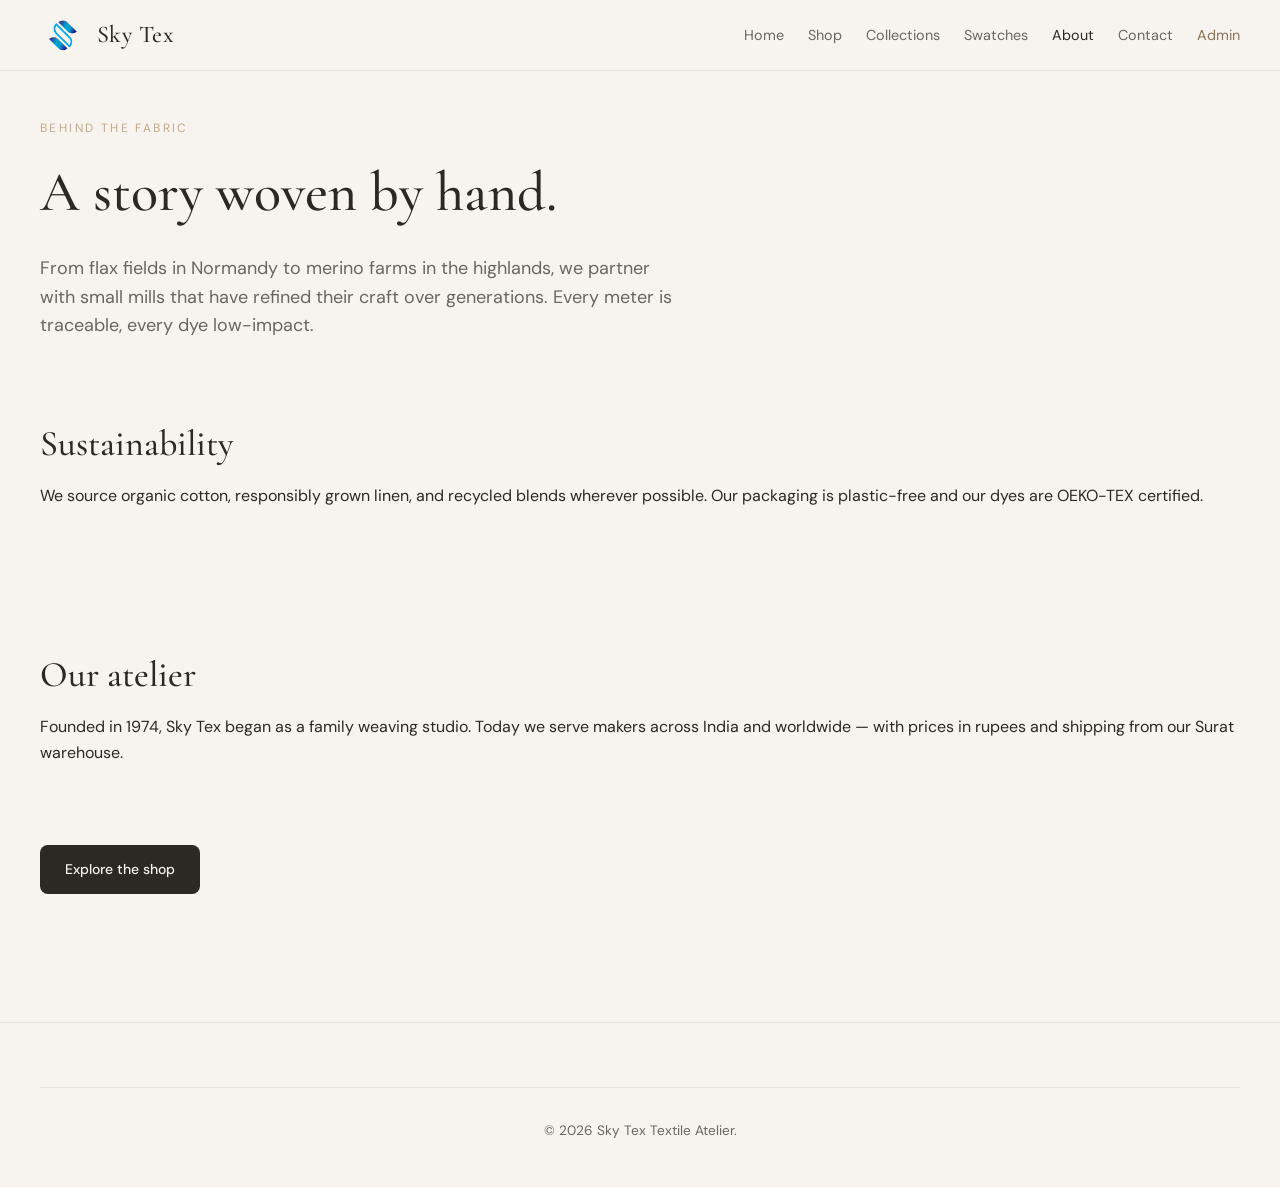
<file: frontend/about.html>
<!DOCTYPE html>
<html lang="en">
<head>
  <meta charset="UTF-8" />
  <meta name="viewport" content="width=device-width, initial-scale=1.0" />
  <title>About — Sky Tex</title>
  <link href="https://fonts.googleapis.com/css2?family=Cormorant+Garamond:wght@400;500&family=DM+Sans:wght@400;500&display=swap" rel="stylesheet" />
  <link rel="stylesheet" href="css/styles.css" />
</head>
<body>
  <header class="site-header">
    <div class="container site-header__inner">
      <a href="index.html" class="logo">
        <img src="assets/logo.png" alt="Sky Tex Logo" class="logo__img" />
        <span>Sky Tex</span>
      </a>
      <nav class="nav">
        <a href="index.html">Home</a>
        <a href="shop.html">Shop</a>
        <a href="collections.html">Collections</a>
        <a href="swatches.html">Swatches</a>
        <a href="about.html" class="is-active">About</a>
        <a href="contact.html">Contact</a>
        <a href="admin.html" class="nav-admin">Admin</a>
      </nav>
    </div>
  </header>

  <main class="container content-page">
    <p class="hero__eyebrow">Behind the fabric</p>
    <h1>A story woven by hand.</h1>
    <p class="lead">From flax fields in Normandy to merino farms in the highlands, we partner with small mills that have refined their craft over generations. Every meter is traceable, every dye low-impact.</p>

    <section class="section">
      <h2>Sustainability</h2>
      <p>We source organic cotton, responsibly grown linen, and recycled blends wherever possible. Our packaging is plastic-free and our dyes are OEKO-TEX certified.</p>
    </section>

    <section class="section">
      <h2>Our atelier</h2>
      <p>Founded in 1974, Sky Tex began as a family weaving studio. Today we serve makers across India and worldwide — with prices in rupees and shipping from our Surat warehouse.</p>
    </section>

    <a href="shop.html" class="btn btn--primary">Explore the shop</a>
  </main>

  <footer class="site-footer">
    <div class="container"><p class="footer-bottom">© 2026 Sky Tex Textile Atelier.</p></div>
  </footer>
</body>
</html>
</file>
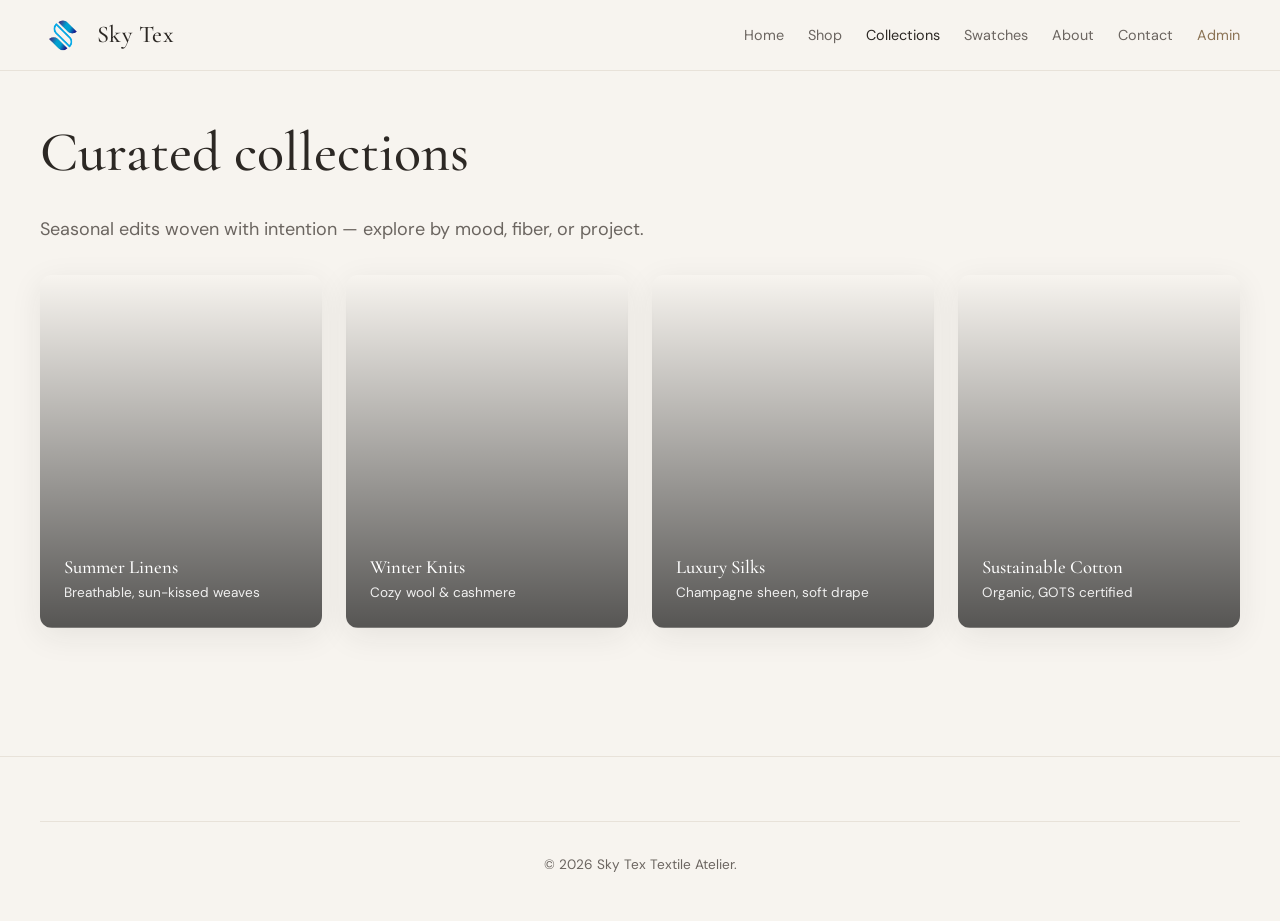
<file: frontend/collections.html>
<!DOCTYPE html>
<html lang="en">
<head>
  <meta charset="UTF-8" />
  <meta name="viewport" content="width=device-width, initial-scale=1.0" />
  <title>Collections — Sky Tex</title>
  <link href="https://fonts.googleapis.com/css2?family=Cormorant+Garamond:wght@400;500&family=DM+Sans:wght@400;500&display=swap" rel="stylesheet" />
  <link rel="stylesheet" href="css/styles.css" />
</head>
<body>
  <header class="site-header">
    <div class="container site-header__inner">
      <a href="index.html" class="logo">
        <img src="assets/logo.png" alt="Sky Tex Logo" class="logo__img" />
        <span>Sky Tex</span>
      </a>
      <nav class="nav">
        <a href="index.html">Home</a>
        <a href="shop.html">Shop</a>
        <a href="collections.html" class="is-active">Collections</a>
        <a href="swatches.html">Swatches</a>
        <a href="about.html">About</a>
        <a href="contact.html">Contact</a>
        <a href="admin.html" class="nav-admin">Admin</a>
      </nav>
    </div>
  </header>

  <main class="container content-page">
    <h1>Curated collections</h1>
    <p class="lead">Seasonal edits woven with intention — explore by mood, fiber, or project.</p>
    <div class="collection-cards">
      <a href="shop.html?material=Linen" class="collection-card" style="background-image:linear-gradient(to top,rgba(0,0,0,.65),transparent),url(https://ivory-weave-emporium.lovable.app/assets/coll-summer-DHcWFAnR.jpg)">
        <div><h3>Summer Linens</h3><p>Breathable, sun-kissed weaves</p></div>
      </a>
      <a href="shop.html?material=Wool" class="collection-card" style="background-image:linear-gradient(to top,rgba(0,0,0,.65),transparent),url(https://ivory-weave-emporium.lovable.app/assets/coll-winter-CS2j2F5r.jpg)">
        <div><h3>Winter Knits</h3><p>Cozy wool &amp; cashmere</p></div>
      </a>
      <a href="shop.html?material=Silk" class="collection-card" style="background-image:linear-gradient(to top,rgba(0,0,0,.65),transparent),url(https://ivory-weave-emporium.lovable.app/assets/coll-silk-BgEM3K8B.jpg)">
        <div><h3>Luxury Silks</h3><p>Champagne sheen, soft drape</p></div>
      </a>
      <a href="shop.html?material=Cotton" class="collection-card" style="background-image:linear-gradient(to top,rgba(0,0,0,.65),transparent),url(https://ivory-weave-emporium.lovable.app/assets/coll-cotton-BAh_OUdh.jpg)">
        <div><h3>Sustainable Cotton</h3><p>Organic, GOTS certified</p></div>
      </a>
    </div>
  </main>

  <footer class="site-footer">
    <div class="container"><p class="footer-bottom">© 2026 Sky Tex Textile Atelier.</p></div>
  </footer>
</body>
</html>
</file>
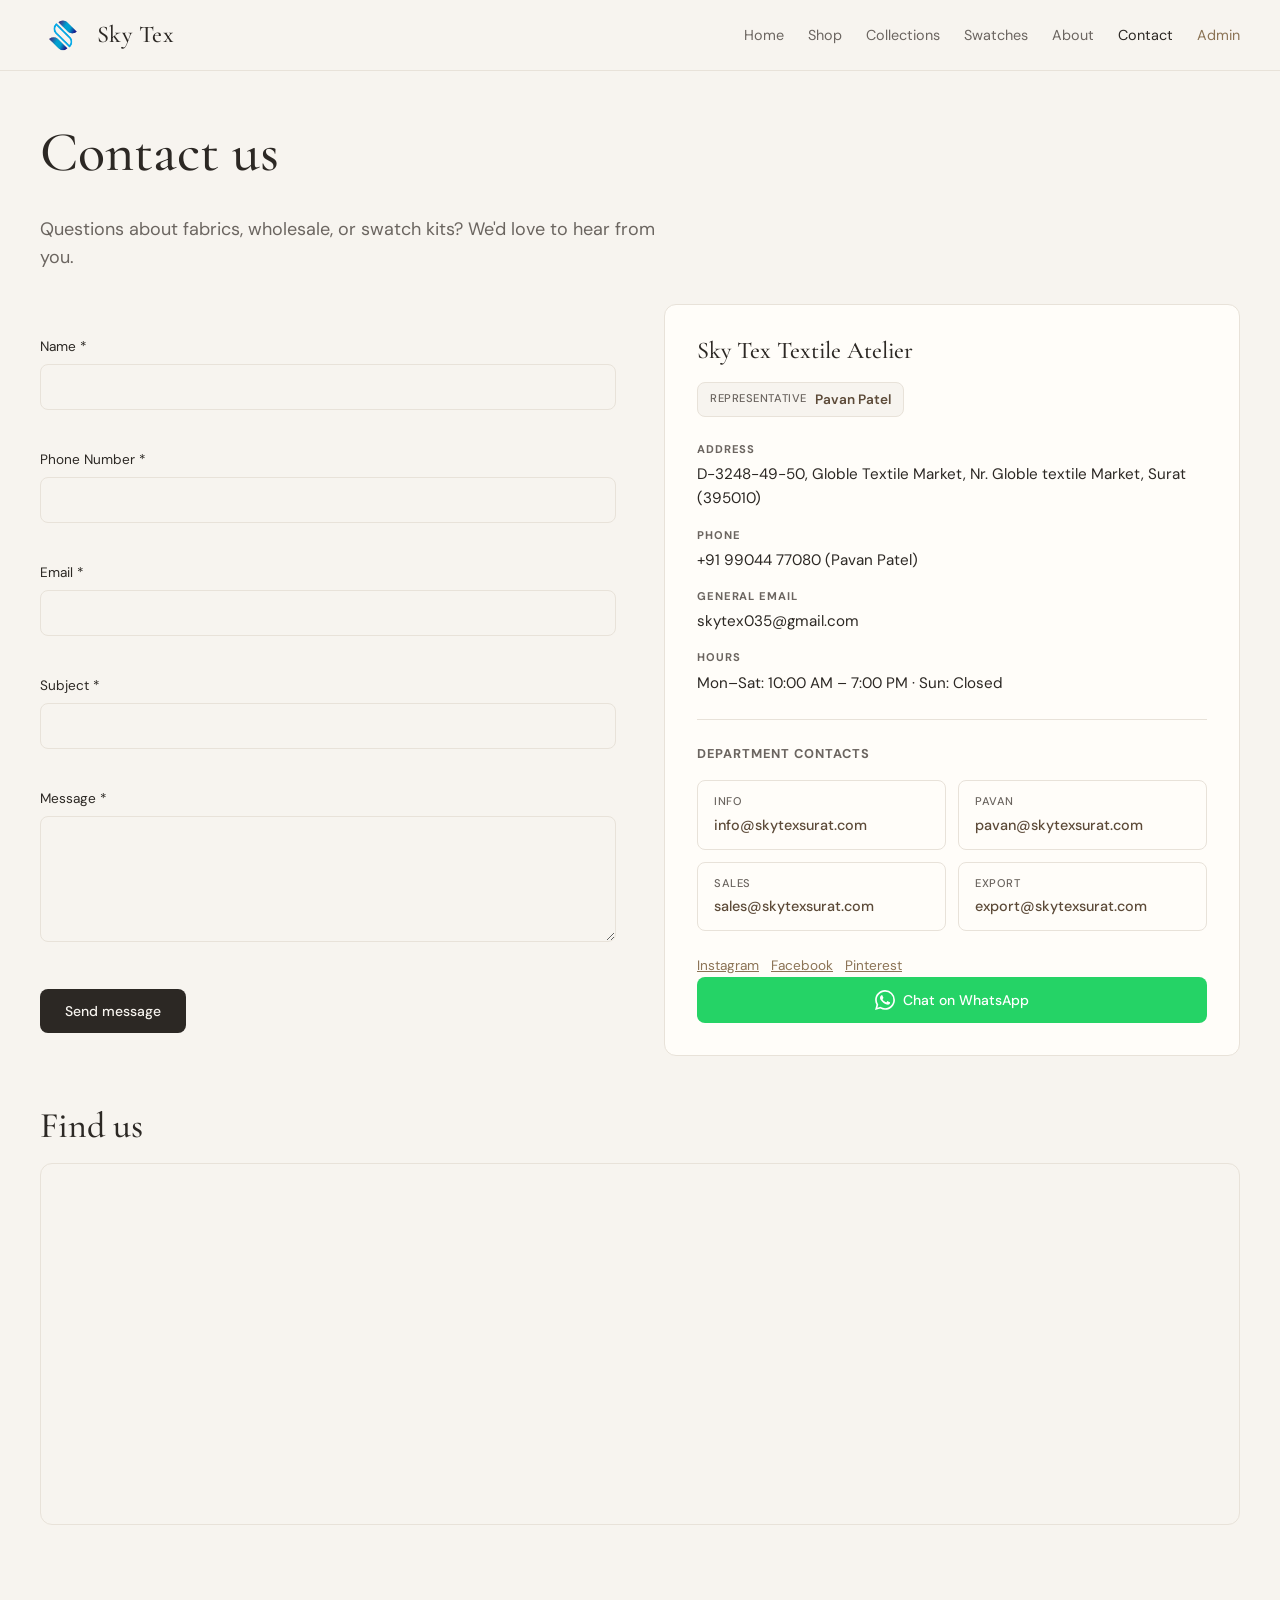
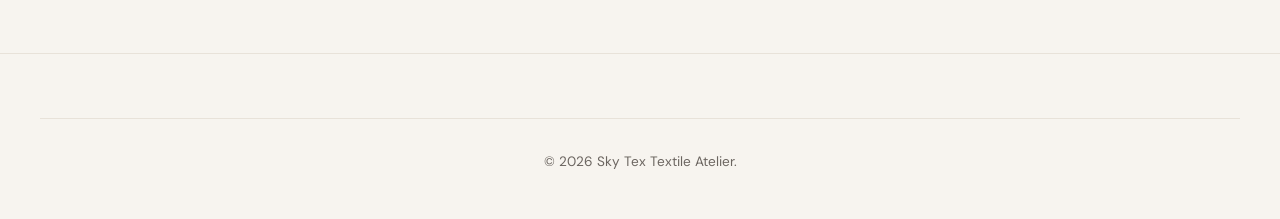
<file: frontend/contact.html>
<!DOCTYPE html>
<html lang="en">
<head>
  <meta charset="UTF-8" />
  <meta name="viewport" content="width=device-width, initial-scale=1.0" />
  <title>Contact — Sky Tex</title>
  <link href="https://fonts.googleapis.com/css2?family=Cormorant+Garamond:wght@400;500&family=DM+Sans:wght@400;500&display=swap" rel="stylesheet" />
  <link rel="stylesheet" href="css/styles.css" />
</head>
<body>
  <header class="site-header">
    <div class="container site-header__inner">
      <a href="index.html" class="logo">
        <img src="assets/logo.png" alt="Sky Tex Logo" class="logo__img" />
        <span>Sky Tex</span>
      </a>
      <nav class="nav">
        <a href="index.html">Home</a>
        <a href="shop.html">Shop</a>
        <a href="collections.html">Collections</a>
        <a href="swatches.html">Swatches</a>
        <a href="about.html">About</a>
        <a href="contact.html" class="is-active">Contact</a>
        <a href="admin.html" class="nav-admin">Admin</a>
      </nav>
    </div>
  </header>

  <main class="container content-page">
    <div class="contact-page-header">
      <h1>Contact us</h1>
      <p class="lead">Questions about fabrics, wholesale, or swatch kits? We'd love to hear from you.</p>
    </div>

    <div class="contact-layout">
      <div class="contact-layout__form">
        <form id="contact-form" class="contact-form contact-form--full" novalidate>
          <div class="form-field">
            <label for="name">Name *</label>
            <input id="name" name="name" autocomplete="name" required />
            <span class="field-error" data-error-for="name"></span>
          </div>
          <div class="form-field">
            <label for="phone">Phone Number *</label>
            <input id="phone" name="phone" type="tel" autocomplete="tel" required />
            <span class="field-error" data-error-for="phone"></span>
          </div>
          <div class="form-field">
            <label for="email">Email *</label>
            <input id="email" name="email" type="email" autocomplete="email" required />
            <span class="field-error" data-error-for="email"></span>
          </div>
          <div class="form-field">
            <label for="subject">Subject *</label>
            <input id="subject" name="subject" required />
            <span class="field-error" data-error-for="subject"></span>
          </div>
          <div class="form-field">
            <label for="message">Message *</label>
            <textarea id="message" name="message" rows="5" required></textarea>
            <span class="field-error" data-error-for="message"></span>
          </div>
          <button type="submit" class="btn btn--primary">Send message</button>
        </form>
        <div id="contact-success" class="contact-success hidden">
          <h3>Thank you!</h3>
          <p>Your message has been received. We'll get back to you within 24 hours.</p>
        </div>
      </div>

      <aside class="contact-layout__info">
        <div id="contact-company-details"></div>
        <a id="contact-whatsapp" class="btn btn--whatsapp btn--block" href="#" target="_blank" rel="noopener noreferrer">
          <svg class="btn__icon" viewBox="0 0 24 24" width="20" height="20" aria-hidden="true"><path fill="currentColor" d="M17.472 14.382c-.297-.149-1.758-.867-2.03-.967-.273-.099-.471-.148-.67.15-.197.297-.767.966-.94 1.164-.173.199-.347.223-.644.075-.297-.15-1.255-.463-2.39-1.475-.883-.788-1.48-1.761-1.653-2.059-.173-.297-.018-.458.13-.606.134-.133.298-.347.446-.52.149-.174.198-.298.298-.497.099-.198.05-.371-.025-.52-.075-.149-.669-1.612-.916-2.207-.242-.579-.487-.5-.669-.51-.173-.008-.371-.01-.57-.01-.198 0-.52.074-.792.372-.272.297-1.04 1.016-1.04 2.479 0 1.462 1.065 2.875 1.213 3.074.149.198 2.096 3.2 5.077 4.487.709.306 1.262.489 1.694.625.712.227 1.36.195 1.871.118.571-.085 1.758-.719 2.006-1.413.248-.694.248-1.289.173-1.413-.074-.124-.272-.198-.57-.347m-5.421 7.403h-.004a9.87 9.87 0 01-5.031-1.378l-.361-.214-3.741.982.998-3.648-.235-.374a9.86 9.86 0 01-1.51-5.26c.001-5.45 4.436-9.884 9.888-9.884 2.64 0 5.122 1.03 6.988 2.898a9.825 9.825 0 012.893 6.994c-.003 5.45-4.435 9.884-9.885 9.884m8.413-18.297A11.815 11.815 0 0012.05 0C5.495 0 .16 5.335.157 11.892c0 2.096.547 4.142 1.588 5.945L.057 24l6.305-1.654a11.882 11.882 0 005.683 1.448h.005c6.554 0 11.89-5.335 11.893-11.893a11.821 11.821 0 00-3.48-8.413z"/></svg>
          Chat on WhatsApp
        </a>
      </aside>
    </div>

    <section class="contact-map-section">
      <h2>Find us</h2>
      <div id="contact-map"></div>
    </section>
  </main>

  <footer class="site-footer">
    <div class="container"><p class="footer-bottom">© 2026 Sky Tex Textile Atelier.</p></div>
  </footer>

  <script src="js/config.js"></script>
  <script src="js/contact.js"></script>
  <script>
    document.getElementById("contact-company-details").innerHTML = companyDetailsHtml({ compact: true });
    document.getElementById("contact-map").innerHTML = `<div class="map-embed map-embed--large"><iframe src="${SITE_CONFIG.mapEmbedUrl}" width="100%" height="100%" style="border:0;" allowfullscreen="" loading="lazy" referrerpolicy="no-referrer-when-downgrade" title="Sky Tex location"></iframe></div>`;
    document.getElementById("contact-whatsapp").href = whatsappGeneralLink();
  </script>
</body>
</html>
</file>
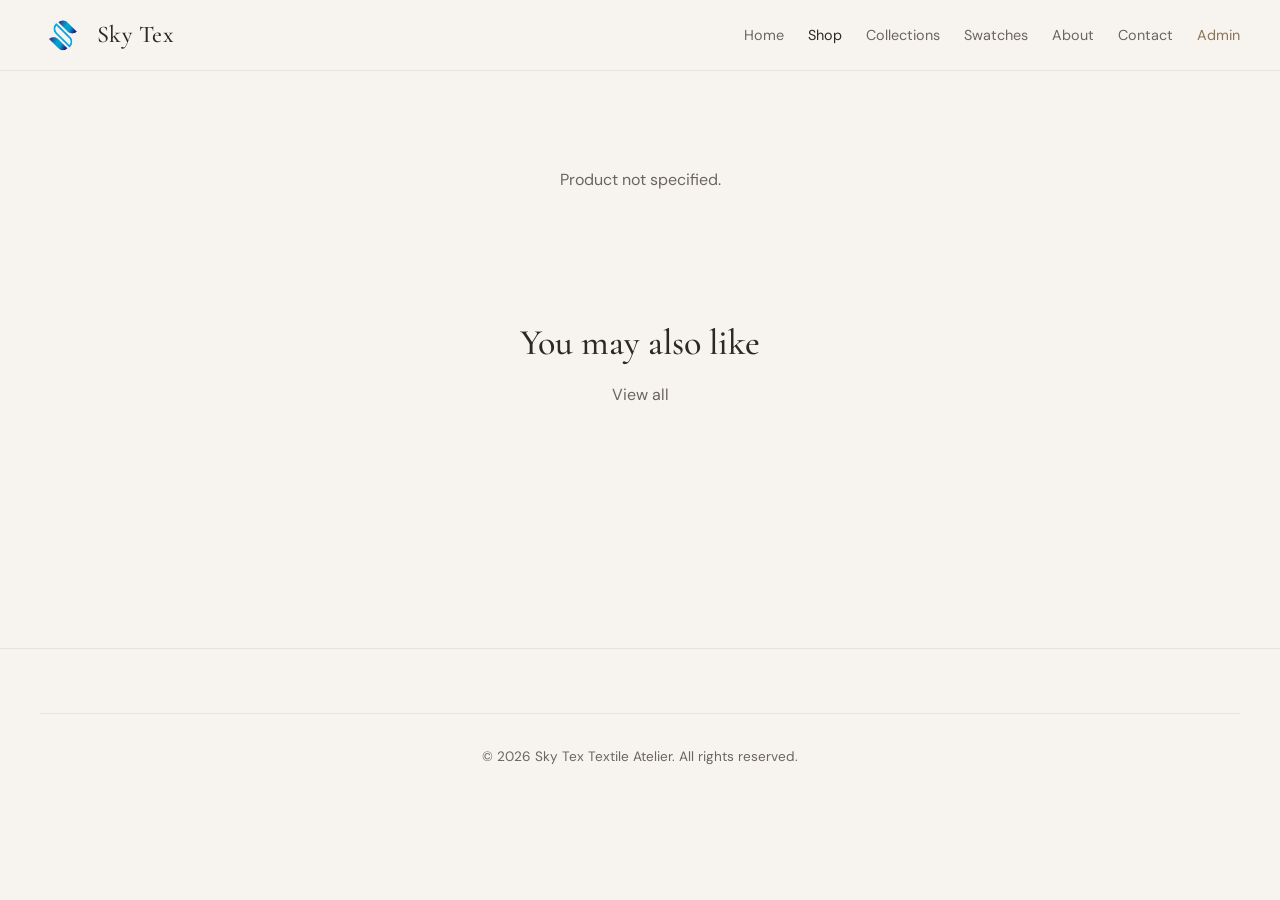
<file: frontend/product.html>
<!DOCTYPE html>
<html lang="en">
<head>
  <meta charset="UTF-8" />
  <meta name="viewport" content="width=device-width, initial-scale=1.0" />
  <title>Product — Sky Tex</title>
  <link href="https://fonts.googleapis.com/css2?family=Cormorant+Garamond:wght@400;500&family=DM+Sans:wght@400;500&display=swap" rel="stylesheet" />
  <link rel="stylesheet" href="css/styles.css" />
</head>
<body>
  <header class="site-header">
    <div class="container site-header__inner">
      <a href="index.html" class="logo">
        <img src="assets/logo.png" alt="Sky Tex Logo" class="logo__img" />
        <span>Sky Tex</span>
      </a>
      <nav class="nav">
        <a href="index.html">Home</a>
        <a href="shop.html" class="is-active">Shop</a>
        <a href="collections.html">Collections</a>
        <a href="swatches.html">Swatches</a>
        <a href="about.html">About</a>
        <a href="contact.html">Contact</a>
        <a href="admin.html" class="nav-admin">Admin</a>
      </nav>
    </div>
  </header>

  <main class="container content-page">
    <div id="product-main">Loading product…</div>

    <section class="section">
      <div class="section__header">
        <h2>You may also like</h2>
        <p><a href="shop.html">View all</a></p>
      </div>
      <div id="related-grid" class="product-grid"></div>
    </section>
  </main>

  <footer class="site-footer">
    <div class="container">
      <p class="footer-bottom">© 2026 Sky Tex Textile Atelier. All rights reserved.</p>
    </div>
  </footer>

  <script src="js/config.js"></script>
  <script src="js/api.js"></script>
  <script src="js/gallery.js"></script>
  <script src="js/product.js"></script>
</body>
</html>
</file>
<file: frontend/css/styles.css>
/* Sky Tex — Fabric Atelier */

:root {
  --bg: #f7f4ef;
  --bg-card: #fffdf9;
  --text: #2c2824;
  --text-muted: #6b6560;
  --accent: #8b7355;
  --accent-dark: #5c4a38;
  --accent-light: #c4a882;
  --border: #e8e2d9;
  --serif: "Cormorant Garamond", "Georgia", serif;
  --sans: "DM Sans", system-ui, sans-serif;
  --radius: 8px;
  --radius-lg: 12px;
  --shadow: 0 8px 32px rgba(44, 40, 36, 0.08);
  --shadow-lg: 0 16px 48px rgba(44, 40, 36, 0.12);
  --max: 1200px;
  --hero-img: url("https://ivory-weave-emporium.lovable.app/assets/cat-linen-f832LvE8.jpg");
}

*,
*::before,
*::after {
  box-sizing: border-box;
}

html {
  scroll-behavior: smooth;
}

body {
  margin: 0;
  font-family: var(--sans);
  font-size: 16px;
  line-height: 1.6;
  color: var(--text);
  background: var(--bg);
}

img {
  max-width: 100%;
  height: auto;
  display: block;
}

a {
  color: inherit;
  text-decoration: none;
}

h1, h2, h3 {
  font-family: var(--serif);
  font-weight: 500;
  line-height: 1.2;
  margin: 0 0 0.5em;
}

h1 { font-size: clamp(2.25rem, 5vw, 3.5rem); }
h2 { font-size: clamp(1.75rem, 3vw, 2.25rem); }

p { margin: 0 0 1em; }

.container {
  width: min(100% - 2rem, var(--max));
  margin-inline: auto;
}

/* Header */
.site-header {
  position: sticky;
  top: 0;
  z-index: 100;
  background: rgba(247, 244, 239, 0.95);
  backdrop-filter: blur(12px);
  border-bottom: 1px solid var(--border);
  transition: background 0.3s;
}

.site-header--transparent {
  position: fixed;
  left: 0;
  right: 0;
  background: linear-gradient(to bottom, rgba(30, 26, 22, 0.5), transparent);
  backdrop-filter: none;
  border-bottom: none;
}

.page-home .site-header--transparent .logo,
.page-home .site-header--transparent .nav a {
  color: rgba(255, 255, 255, 0.9);
}

.page-home .site-header--transparent .nav a:hover,
.page-home .site-header--transparent .nav a.is-active {
  color: #fff;
}

.page-home .site-header--transparent .nav-admin {
  color: var(--accent-light) !important;
}

.site-header__inner {
  display: flex;
  align-items: center;
  justify-content: space-between;
  padding: 1rem 0;
  gap: 1rem;
}

.logo {
  font-family: var(--serif);
  font-size: 1.5rem;
  letter-spacing: 0.02em;
  display: flex;
  align-items: center;
  gap: 0.65rem;
  font-weight: 500;
}

.logo__img {
  height: 2.25rem;
  width: auto;
  object-fit: contain;
  transition: transform 0.3s ease;
}

.logo:hover .logo__img {
  transform: scale(1.05);
}

.nav {
  display: flex;
  gap: 1.5rem;
  flex-wrap: wrap;
}

.nav a {
  font-size: 0.9rem;
  color: var(--text-muted);
  transition: color 0.2s;
}

.nav a:hover,
.nav a.is-active {
  color: var(--text);
}

.nav-admin {
  color: var(--accent) !important;
}

/* Buttons */
.btn {
  display: inline-flex;
  align-items: center;
  justify-content: center;
  padding: 0.75rem 1.5rem;
  font-family: var(--sans);
  font-size: 0.875rem;
  font-weight: 500;
  border: 1px solid transparent;
  border-radius: var(--radius);
  cursor: pointer;
  transition: all 0.2s;
}

.btn--primary {
  background: var(--text);
  color: var(--bg);
}

.btn--primary:hover {
  background: var(--accent-dark);
}

.btn--ghost {
  background: transparent;
  border-color: var(--border);
  color: var(--text);
}

.btn--ghost:hover {
  border-color: var(--text);
}

.btn--danger {
  background: #8b3a3a;
  color: #fff;
  border: none;
}

.btn--sm {
  padding: 0.4rem 0.75rem;
  font-size: 0.8rem;
}

.btn--block {
  width: 100%;
}

.btn--light {
  background: #fff;
  color: var(--text);
}

.btn--light:hover {
  background: var(--bg);
  transform: translateY(-1px);
}

.btn--outline-light {
  background: transparent;
  border: 1px solid rgba(255, 255, 255, 0.7);
  color: #fff;
}

.btn--outline-light:hover {
  background: rgba(255, 255, 255, 0.12);
  border-color: #fff;
}

.btn {
  transition: all 0.25s ease;
}

/* Hero banner (home) */
.hero-banner {
  position: relative;
  min-height: 88vh;
  display: flex;
  align-items: center;
  justify-content: center;
  overflow: hidden;
}

.hero-banner__bg {
  position: absolute;
  inset: 0;
  background-image: var(--hero-img);
  background-size: cover;
  background-position: center 30%;
  background-repeat: no-repeat;
  transform: scale(1.02);
}

.hero-banner__bg::after {
  content: "";
  position: absolute;
  inset: 0;
  background: linear-gradient(
    180deg,
    rgba(30, 26, 22, 0.35) 0%,
    rgba(30, 26, 22, 0.55) 50%,
    rgba(30, 26, 22, 0.75) 100%
  );
}

.hero-banner__content {
  position: relative;
  z-index: 2;
  text-align: center;
  color: #fff;
  padding: 7rem 1rem 5rem;
  max-width: 52rem;
}

.hero-banner h1 {
  color: #fff;
  text-shadow: 0 2px 24px rgba(0, 0, 0, 0.2);
  margin-bottom: 1rem;
}

.hero__subtitle {
  font-size: 1.125rem;
  color: rgba(255, 255, 255, 0.88);
  max-width: 36rem;
  margin: 0 auto 0.5rem;
  line-height: 1.7;
}

.hero__eyebrow {
  font-size: 0.75rem;
  letter-spacing: 0.2em;
  text-transform: uppercase;
  color: var(--accent-light);
  margin-bottom: 1.25rem;
}

.hero__actions {
  display: flex;
  gap: 1rem;
  justify-content: center;
  flex-wrap: wrap;
  margin-top: 2.25rem;
}

.hero__badges {
  display: flex;
  gap: 2rem;
  justify-content: center;
  flex-wrap: wrap;
  margin-top: 3rem;
  font-size: 0.8rem;
  color: rgba(255, 255, 255, 0.75);
  letter-spacing: 0.03em;
}

.hero__badges span::before {
  content: "✦ ";
  opacity: 0.6;
}

/* Legacy hero (other pages) */
.hero {
  padding: 4rem 0 5rem;
  text-align: center;
}

/* Sections */
.section {
  padding: 4rem 0;
}

.section--alt {
  background: var(--bg-card);
}

.section__header {
  text-align: center;
  max-width: 36rem;
  margin: 0 auto 3rem;
}

.section__header p {
  color: var(--text-muted);
}

/* Material tiles */
.material-grid {
  display: grid;
  grid-template-columns: repeat(auto-fill, minmax(160px, 1fr));
  gap: 1rem;
}

.material-tile {
  aspect-ratio: 4/5;
  background-color: var(--border);
  background-size: cover;
  background-position: center;
  border-radius: var(--radius-lg);
  display: flex;
  flex-direction: column;
  align-items: center;
  justify-content: flex-end;
  padding: 1.5rem;
  position: relative;
  overflow: hidden;
  transition: transform 0.3s ease, box-shadow 0.3s ease;
  box-shadow: var(--shadow);
  color: #fff;
}

.material-tile::before {
  content: "";
  position: absolute;
  inset: 0;
  background: linear-gradient(to top, rgba(20, 18, 16, 0.85) 0%, rgba(20, 18, 16, 0.2) 60%);
  transition: opacity 0.3s;
}

.material-tile:hover {
  transform: translateY(-6px);
  box-shadow: var(--shadow-lg);
}

.material-tile:hover::before {
  background: linear-gradient(to top, rgba(20, 18, 16, 0.9) 0%, rgba(20, 18, 16, 0.35) 70%);
}

.material-tile span,
.material-tile small {
  position: relative;
  z-index: 1;
}

.material-tile span {
  font-family: var(--serif);
  font-size: 1.35rem;
}

.material-tile small {
  font-size: 0.75rem;
  color: var(--accent-light);
  margin-top: 0.25rem;
}

.material-tile--cotton {
  background-image: url("https://ivory-weave-emporium.lovable.app/assets/cat-cotton-mljruhGk.jpg");
}

.material-tile--linen {
  background-image: url("https://ivory-weave-emporium.lovable.app/assets/cat-linen-f832LvE8.jpg");
}

.material-tile--silk {
  background-image: url("https://ivory-weave-emporium.lovable.app/assets/cat-silk-BJp8dj0T.jpg");
}

.material-tile--wool {
  background-image: url("https://ivory-weave-emporium.lovable.app/assets/cat-wool-DdISQokk.jpg");
}

.material-tile--synthetic {
  background-image: url("https://ivory-weave-emporium.lovable.app/assets/cat-synthetic-DbaEibcz.jpg");
}

/* Product grid */
.product-grid {
  display: grid;
  grid-template-columns: repeat(auto-fill, minmax(240px, 1fr));
  gap: 1.5rem;
}

.product-card {
  background: var(--bg-card);
  border-radius: var(--radius-lg);
  overflow: hidden;
  box-shadow: var(--shadow);
  transition: transform 0.3s ease, box-shadow 0.3s ease;
  border: 1px solid rgba(232, 226, 217, 0.6);
}

.product-card:hover {
  transform: translateY(-2px);
}

.product-card__image-wrap {
  display: block;
  position: relative;
  aspect-ratio: 3/4;
  overflow: hidden;
}

.product-card__image-wrap img {
  width: 100%;
  height: 100%;
  object-fit: cover;
}

.product-card__overlay {
  position: absolute;
  inset: 0;
  background: rgba(44, 40, 36, 0.35);
  display: flex;
  align-items: center;
  justify-content: center;
  opacity: 0;
  transition: opacity 0.2s;
}

.product-card:hover .product-card__overlay {
  opacity: 1;
}

.product-card__body {
  padding: 1rem 1.25rem 1.25rem;
}

.product-card__title {
  font-family: var(--serif);
  font-size: 1.1rem;
  display: block;
  margin-bottom: 0.25rem;
}

.product-card__meta {
  font-size: 0.8rem;
  color: var(--text-muted);
  margin: 0;
}

.product-card__price {
  font-weight: 500;
  margin: 0.25rem 0 0;
}

/* Shop page */
.shop-header {
  padding: 5rem 0 2.5rem;
  text-align: center;
  background: linear-gradient(180deg, #ebe6de 0%, var(--bg) 100%);
  margin: 0 calc(-1 * min(1rem, 50vw - 600px));
  padding-left: 1rem;
  padding-right: 1rem;
}

.shop-header h1 {
  font-size: clamp(2rem, 4vw, 2.75rem);
}

.shop-header p {
  color: var(--text-muted);
}

.filters {
  display: flex;
  flex-wrap: wrap;
  gap: 2rem;
  justify-content: center;
  padding: 1.5rem 0 2rem;
  border-bottom: 1px solid var(--border);
  margin-bottom: 2rem;
}

.filter-group h4 {
  font-size: 0.75rem;
  text-transform: uppercase;
  letter-spacing: 0.1em;
  color: var(--text-muted);
  margin: 0 0 0.5rem;
  font-family: var(--sans);
  font-weight: 500;
}

.filter-pills {
  display: flex;
  flex-wrap: wrap;
  gap: 0.5rem;
}

.filter-pills button {
  padding: 0.35rem 0.75rem;
  font-size: 0.8rem;
  background: transparent;
  border: 1px solid var(--border);
  border-radius: 999px;
  cursor: pointer;
  font-family: var(--sans);
  transition: all 0.2s;
}

.filter-pills button:hover,
.filter-pills button.is-active {
  background: var(--text);
  color: var(--bg);
  border-color: var(--text);
}

.search-bar {
  max-width: 320px;
  margin: 0 auto 2rem;
}

.search-bar input {
  width: 100%;
  padding: 0.75rem 1rem;
  border: 1px solid var(--border);
  border-radius: var(--radius);
  font-family: var(--sans);
  background: var(--bg-card);
}

/* Product detail */
.breadcrumb {
  font-size: 0.85rem;
  color: var(--text-muted);
  margin-bottom: 2rem;
}

.breadcrumb a:hover {
  color: var(--text);
}

.product-detail {
  display: grid;
  grid-template-columns: 1fr 1fr;
  gap: 3rem;
  align-items: start;
}

@media (max-width: 768px) {
  .product-detail {
    grid-template-columns: 1fr;
  }
}

.product-detail__image {
  border-radius: var(--radius);
  overflow: hidden;
  background: var(--border);
}

.product-detail__image img {
  width: 100%;
  aspect-ratio: 3/4;
  object-fit: cover;
}

.tag {
  display: inline-block;
  font-size: 0.75rem;
  text-transform: uppercase;
  letter-spacing: 0.08em;
  color: var(--accent);
  margin-bottom: 0.5rem;
}

.product-detail__reviews {
  color: var(--text-muted);
  font-size: 0.9rem;
}

.product-detail__price {
  font-size: 1.5rem;
  font-weight: 500;
  margin: 1rem 0;
}

.product-detail__desc {
  color: var(--text-muted);
  margin-bottom: 1.5rem;
}

.spec-list {
  display: grid;
  grid-template-columns: repeat(2, 1fr);
  gap: 0.75rem 1.5rem;
  margin: 0 0 2rem;
  font-size: 0.9rem;
}

.spec-list dt {
  color: var(--text-muted);
  font-weight: 400;
}

.spec-list dd {
  margin: 0;
  font-weight: 500;
}

.trust-badges {
  list-style: none;
  padding: 0;
  margin: 1.5rem 0 0;
  font-size: 0.85rem;
  color: var(--text-muted);
}

.trust-badges li {
  padding: 0.25rem 0;
}

/* Collections / content pages */
.content-page {
  padding: 3rem 0 4rem;
}

.content-page .lead {
  font-size: 1.125rem;
  color: var(--text-muted);
  max-width: 40rem;
}

.collection-cards {
  display: grid;
  grid-template-columns: repeat(auto-fill, minmax(260px, 1fr));
  gap: 1.5rem;
  margin-top: 2rem;
}

.collection-card {
  position: relative;
  border-radius: var(--radius-lg);
  overflow: hidden;
  aspect-ratio: 4/5;
  display: flex;
  align-items: flex-end;
  padding: 1.5rem;
  color: #fff;
  background-size: cover;
  background-position: center;
  box-shadow: var(--shadow);
  transition: transform 0.3s ease, box-shadow 0.3s ease;
}

.collection-card:hover {
  transform: translateY(-4px);
  box-shadow: var(--shadow-lg);
}

.collection-card h3 {
  color: #fff;
  margin: 0;
}

.collection-card p {
  font-size: 0.85rem;
  opacity: 0.9;
  margin: 0.25rem 0 0;
}

/* Swatch CTA */
.swatch-cta {
  display: grid;
  grid-template-columns: 1fr 1fr;
  gap: 3rem;
  align-items: center;
  background: var(--bg-card);
  padding: 3rem;
  border-radius: var(--radius-lg);
  box-shadow: var(--shadow);
  border: 1px solid var(--border);
}

.swatch-cta img,
.swatch-cta__img {
  border-radius: var(--radius);
  box-shadow: var(--shadow);
  width: 100%;
  aspect-ratio: 4/3;
  object-fit: cover;
}

@media (max-width: 768px) {
  .swatch-cta {
    grid-template-columns: 1fr;
  }
}

.swatch-cta__price {
  font-family: var(--serif);
  font-size: 3rem;
  color: var(--accent);
}

.swatch-cta ul {
  padding-left: 1.25rem;
  color: var(--text-muted);
}

/* Contact form */
.contact-form {
  max-width: 28rem;
  margin-top: 2rem;
}

.contact-form label {
  display: block;
  font-size: 0.85rem;
  margin-bottom: 0.35rem;
}

.contact-form input,
.contact-form textarea,
.admin-form input,
.admin-form select,
.admin-form textarea,
.stacked-form input {
  width: 100%;
  padding: 0.75rem 1rem;
  margin-bottom: 0;
  border: 1px solid var(--border);
  border-radius: var(--radius);
  font-family: var(--sans);
  font-size: 0.95rem;
  background: var(--bg);
  transition: border-color 0.2s, box-shadow 0.2s;
}

.contact-form input:focus,
.contact-form textarea:focus,
.admin-form input:focus,
.admin-form select:focus,
.admin-form textarea:focus,
.stacked-form input:focus {
  outline: none;
  border-color: var(--accent);
  box-shadow: 0 0 0 3px rgba(139, 115, 85, 0.15);
}

/* Stacked forms (admin login, etc.) */
.stacked-form .form-field,
.admin-form .form-row > div {
  margin-bottom: 1.25rem;
}

.stacked-form label,
.admin-form label,
.admin-login label {
  display: block;
  font-size: 0.8rem;
  font-weight: 500;
  letter-spacing: 0.04em;
  text-transform: uppercase;
  color: var(--text-muted);
  margin-bottom: 0.45rem;
}

.admin-form .form-row {
  gap: 1rem 1.25rem;
  margin-bottom: 0.25rem;
}

/* Newsletter */
.newsletter {
  text-align: center;
  padding: 3rem;
  background: var(--text);
  color: var(--bg);
  border-radius: var(--radius);
}

.newsletter h3 {
  color: var(--bg);
  font-style: italic;
}

.newsletter form {
  display: flex;
  gap: 0.5rem;
  max-width: 400px;
  margin: 1.5rem auto 0;
  flex-wrap: wrap;
  justify-content: center;
}

.newsletter input {
  flex: 1;
  min-width: 200px;
  padding: 0.75rem 1rem;
  border: none;
  border-radius: var(--radius);
}

/* Footer */
.site-footer {
  padding: 4rem 0 2rem;
  border-top: 1px solid var(--border);
  margin-top: 4rem;
}

.footer-grid {
  display: grid;
  grid-template-columns: repeat(auto-fill, minmax(140px, 1fr));
  gap: 2rem;
  margin-bottom: 3rem;
}

.footer-grid h4 {
  font-size: 0.75rem;
  text-transform: uppercase;
  letter-spacing: 0.1em;
  color: var(--text-muted);
  margin: 0 0 1rem;
  font-family: var(--sans);
}

.footer-grid ul {
  list-style: none;
  padding: 0;
  margin: 0;
}

.footer-grid li {
  margin-bottom: 0.5rem;
}

.footer-grid a {
  font-size: 0.9rem;
  color: var(--text-muted);
}

.footer-grid a:hover {
  color: var(--text);
}

.footer-bottom {
  text-align: center;
  font-size: 0.85rem;
  color: var(--text-muted);
  padding-top: 2rem;
  border-top: 1px solid var(--border);
}

/* Admin */
.admin-page {
  min-height: 80vh;
  padding: 3rem 0;
}

.admin-login {
  max-width: 420px;
  margin: 4rem auto;
  padding: 2.75rem 2.5rem;
  background: var(--bg-card);
  border-radius: var(--radius-lg);
  box-shadow: var(--shadow-lg);
  border: 1px solid var(--border);
}

.admin-login h1 {
  text-align: center;
  font-size: 2.25rem;
  margin-bottom: 0.25rem;
}

.admin-login .stacked-form {
  margin-top: 1.5rem;
}

.admin-login .btn--block {
  margin-top: 0.5rem;
  padding: 0.9rem;
}

.admin-login__subtitle {
  text-align: center;
  color: var(--text-muted);
  margin: 0 0 0.5rem;
  font-size: 0.95rem;
}

.admin-page {
  background: linear-gradient(180deg, var(--bg) 0%, #efe9e0 100%);
  min-height: calc(100vh - 80px);
}

.error-msg {
  color: #8b3a3a;
  font-size: 0.9rem;
  margin-top: 0.5rem;
}

.admin-dashboard h1 {
  margin-bottom: 0.5rem;
}

.admin-form {
  background: var(--bg-card);
  padding: 2rem;
  border-radius: var(--radius);
  margin: 2rem 0;
  box-shadow: var(--shadow);
}

.admin-form .form-row {
  display: grid;
  grid-template-columns: repeat(auto-fill, minmax(200px, 1fr));
  gap: 0 1rem;
}

.admin-table-wrap {
  overflow-x: auto;
}

.admin-table {
  width: 100%;
  border-collapse: collapse;
  font-size: 0.9rem;
}

.admin-table th,
.admin-table td {
  padding: 0.75rem;
  text-align: left;
  border-bottom: 1px solid var(--border);
}

.admin-thumb {
  width: 48px;
  height: 48px;
  object-fit: cover;
  border-radius: var(--radius);
}

.admin-actions {
  display: flex;
  gap: 0.5rem;
}

.admin-header {
  display: flex;
  justify-content: space-between;
  align-items: center;
  flex-wrap: wrap;
  gap: 1rem;
}

.hidden {
  display: none !important;
}

.empty-state {
  text-align: center;
  color: var(--text-muted);
  padding: 3rem;
  grid-column: 1 / -1;
}

/* Customer reviews */
.reviews-summary {
  text-align: center;
  margin-bottom: 2rem;
}

.reviews-summary__number {
  font-family: var(--serif);
  font-size: 3.5rem;
  line-height: 1;
  color: var(--accent-dark);
}

.reviews-summary__stars {
  margin: 0.5rem 0;
}

.reviews-summary__count {
  color: var(--text-muted);
  font-size: 0.9rem;
  margin: 0;
}

.star {
  color: var(--border);
  font-size: 1.1rem;
}

.star--filled {
  color: #c9a227;
}

.reviews-carousel {
  position: relative;
  display: flex;
  align-items: center;
  gap: 0.5rem;
}

.reviews-carousel__track {
  display: flex;
  gap: 1.25rem;
  overflow-x: auto;
  scroll-snap-type: x mandatory;
  scroll-behavior: smooth;
  -webkit-overflow-scrolling: touch;
  padding: 0.5rem 0 1rem;
  scrollbar-width: none;
}

.reviews-carousel__track::-webkit-scrollbar {
  display: none;
}

.review-card {
  flex: 0 0 min(100%, 340px);
  scroll-snap-align: start;
  background: var(--bg-card);
  padding: 1.5rem;
  border-radius: var(--radius-lg);
  border: 1px solid var(--border);
  box-shadow: var(--shadow);
}

.review-card__header {
  display: flex;
  gap: 1rem;
  align-items: flex-start;
  margin-bottom: 1rem;
}

.review-card__avatar {
  width: 56px;
  height: 56px;
  border-radius: 50%;
  object-fit: cover;
  flex-shrink: 0;
}

.review-card__name {
  font-family: var(--serif);
  font-size: 1.15rem;
  margin: 0.25rem 0 0;
}

.review-card__date {
  font-size: 0.8rem;
  color: var(--text-muted);
}

.review-card__text {
  font-family: var(--serif);
  font-size: 1.05rem;
  font-style: italic;
  margin: 0 0 0.75rem;
  line-height: 1.5;
}

.review-card__project {
  font-size: 0.85rem;
  color: var(--accent);
  margin: 0;
}

.reviews-carousel__btn {
  flex-shrink: 0;
  width: 2.5rem;
  height: 2.5rem;
  border: 1px solid var(--border);
  border-radius: 50%;
  background: var(--bg-card);
  cursor: pointer;
  font-size: 1.5rem;
  line-height: 1;
  color: var(--text);
  transition: all 0.2s;
}

.reviews-carousel__btn:hover {
  background: var(--text);
  color: var(--bg);
  border-color: var(--text);
}

.reviews-dots {
  display: flex;
  justify-content: center;
  gap: 0.5rem;
  margin-top: 1rem;
}

.reviews-dot {
  width: 8px;
  height: 8px;
  border-radius: 50%;
  border: none;
  background: var(--border);
  cursor: pointer;
  padding: 0;
}

.reviews-dot.is-active {
  background: var(--accent);
  transform: scale(1.2);
}

@media (min-width: 900px) {
  .review-card {
    flex: 0 0 calc(33.333% - 0.85rem);
  }
  .reviews-carousel__btn {
    display: none;
  }
}

/* Product gallery */
.product-gallery {
  display: flex;
  flex-direction: column;
  gap: 1rem;
}

.gallery-main {
  border-radius: var(--radius-lg);
  overflow: hidden;
  background: var(--border);
  aspect-ratio: 3/4;
}

.gallery-main__zoom {
  display: block;
  width: 100%;
  height: 100%;
  padding: 0;
  border: none;
  background: none;
  cursor: zoom-in;
}

.gallery-main__img {
  width: 100%;
  height: 100%;
  object-fit: cover;
}

.gallery-main__video {
  width: 100%;
  height: 100%;
  min-height: 320px;
}

.gallery-main__video iframe,
.gallery-main__video video {
  width: 100%;
  height: 100%;
  min-height: 360px;
  border: none;
  display: block;
}

.gallery-thumbs {
  display: grid;
  grid-template-columns: repeat(auto-fill, minmax(72px, 1fr));
  gap: 0.5rem;
}

.gallery-thumb {
  position: relative;
  padding: 0;
  border: 2px solid transparent;
  border-radius: var(--radius);
  overflow: hidden;
  cursor: pointer;
  aspect-ratio: 1;
  background: var(--border);
}

.gallery-thumb.is-active {
  border-color: var(--accent);
}

.gallery-thumb img {
  width: 100%;
  height: 100%;
  object-fit: cover;
}

.gallery-thumb__play {
  position: absolute;
  inset: 0;
  display: flex;
  align-items: center;
  justify-content: center;
  background: rgba(44, 40, 36, 0.45);
  color: #fff;
  font-size: 1.25rem;
}

/* Lightbox */
.lightbox {
  position: fixed;
  inset: 0;
  z-index: 1000;
  display: flex;
  align-items: center;
  justify-content: center;
}

.lightbox__backdrop {
  position: absolute;
  inset: 0;
  background: rgba(20, 18, 16, 0.9);
}

.lightbox__content {
  position: relative;
  z-index: 1;
  max-width: min(95vw, 1100px);
  max-height: 90vh;
}

.lightbox__body img {
  max-width: 100%;
  max-height: 90vh;
  object-fit: contain;
  border-radius: var(--radius);
}

.lightbox__close {
  position: absolute;
  top: -2.5rem;
  right: 0;
  background: none;
  border: none;
  color: #fff;
  font-size: 2rem;
  cursor: pointer;
}

/* WhatsApp button */
.btn--whatsapp {
  background: #25d366;
  color: #fff;
  border: none;
  gap: 0.5rem;
}

.btn--whatsapp:hover {
  background: #1da851;
  color: #fff;
}

.btn__icon {
  flex-shrink: 0;
}

.product-purchase {
  margin: 1.5rem 0;
  padding: 1.25rem;
  background: var(--bg-card);
  border: 1px solid var(--border);
  border-radius: var(--radius-lg);
}

.product-purchase__label {
  font-size: 0.75rem;
  text-transform: uppercase;
  letter-spacing: 0.08em;
  color: var(--text-muted);
  margin: 0 0 0.25rem;
}

.product-purchase__price {
  font-family: var(--serif);
  font-size: 2rem;
  font-weight: 500;
  margin: 0 0 1rem;
  color: var(--accent-dark);
}

/* Location / map */
.location-block {
  display: grid;
  grid-template-columns: 1.2fr 1fr;
  gap: 2rem;
  align-items: start;
}

.map-embed {
  border-radius: var(--radius-lg);
  overflow: hidden;
  border: 1px solid var(--border);
  min-height: 280px;
}

.map-embed--large {
  min-height: 360px;
}

.map-embed iframe {
  display: block;
  width: 100%;
  height: 100%;
  min-height: inherit;
}

.company-details h3 {
  font-size: 1.5rem;
  margin-bottom: 1rem;
}

.company-details__list {
  list-style: none;
  padding: 0;
  margin: 0 0 1.5rem;
}

.company-details__list li {
  margin-bottom: 1rem;
  font-size: 0.95rem;
}

.company-details__list strong {
  display: block;
  font-size: 0.7rem;
  text-transform: uppercase;
  letter-spacing: 0.08em;
  color: var(--text-muted);
  margin-bottom: 0.2rem;
  font-family: var(--sans);
}

.company-details__social {
  display: flex;
  flex-wrap: wrap;
  gap: 0.75rem;
}

.social-link {
  font-size: 0.85rem;
  color: var(--accent);
  text-decoration: underline;
}

/* Contact page */
.contact-page-header {
  margin-bottom: 2rem;
}

.contact-layout {
  display: grid;
  grid-template-columns: 1fr 1fr;
  gap: 3rem;
  align-items: start;
  margin-bottom: 3rem;
}

.contact-form--full {
  max-width: none;
}

.contact-form .form-field {
  margin-bottom: 1.25rem;
}

.field-error {
  display: block;
  color: #8b3a3a;
  font-size: 0.8rem;
  margin-top: 0.35rem;
  min-height: 1.1em;
}

.contact-form input.is-invalid,
.contact-form textarea.is-invalid {
  border-color: #8b3a3a;
}

.contact-success {
  padding: 2rem;
  background: var(--bg-card);
  border-radius: var(--radius-lg);
  border: 1px solid var(--accent-light);
  text-align: center;
}

.contact-success h3 {
  color: var(--accent-dark);
}

.contact-layout__info {
  background: var(--bg-card);
  padding: 2rem;
  border-radius: var(--radius-lg);
  border: 1px solid var(--border);
}

.contact-map-section h2 {
  margin-bottom: 1rem;
}

/* Admin media upload */
.media-drop-zone {
  border: 2px dashed var(--border);
  border-radius: var(--radius-lg);
  padding: 2rem;
  text-align: center;
  cursor: pointer;
  background: var(--bg);
  transition: border-color 0.2s, background 0.2s;
  margin-bottom: 1rem;
}

.media-drop-zone:hover,
.media-drop-zone.is-dragover {
  border-color: var(--accent);
  background: rgba(139, 115, 85, 0.06);
}

.media-drop-zone p {
  margin: 0.25rem 0;
  color: var(--text-muted);
}

.field-help {
  font-size: 0.8rem;
  color: var(--text-muted);
  margin: 0.35rem 0 1rem;
}

.media-url-row {
  display: flex;
  gap: 0.5rem;
  margin-bottom: 1rem;
  flex-wrap: wrap;
}

.media-url-row input {
  flex: 1;
  min-width: 200px;
  padding: 0.75rem 1rem;
  border: 1px solid var(--border);
  border-radius: var(--radius);
  font-family: var(--sans);
}

.media-preview-grid {
  display: grid;
  grid-template-columns: repeat(auto-fill, minmax(100px, 1fr));
  gap: 0.75rem;
  margin-bottom: 1.5rem;
}

.media-preview {
  position: relative;
  aspect-ratio: 1;
  border-radius: var(--radius);
  overflow: hidden;
  border: 1px solid var(--border);
}

.media-preview img,
.media-preview video {
  width: 100%;
  height: 100%;
  object-fit: cover;
}

.media-preview__video-wrap {
  position: relative;
  width: 100%;
  height: 100%;
}

.media-preview__play {
  position: absolute;
  inset: 0;
  display: flex;
  align-items: center;
  justify-content: center;
  background: rgba(0, 0, 0, 0.4);
  color: #fff;
  font-size: 1.5rem;
  pointer-events: none;
}

.media-preview__remove {
  position: absolute;
  top: 4px;
  right: 4px;
  width: 24px;
  height: 24px;
  border: none;
  border-radius: 50%;
  background: rgba(139, 58, 58, 0.9);
  color: #fff;
  cursor: pointer;
  font-size: 1rem;
  line-height: 1;
}

@media (max-width: 768px) {
  .location-block,
  .contact-layout {
    grid-template-columns: 1fr;
  }
  .reviews-carousel__btn {
    display: flex;
  }
}

.features-bar {
  display: flex;
  flex-wrap: wrap;
  justify-content: center;
  gap: 2rem;
  padding: 2rem 0;
  font-size: 0.85rem;
  color: var(--text-muted);
  border-top: 1px solid var(--border);
  border-bottom: 1px solid var(--border);
}

/* Contact Representative Badge */
.contact-person-badge {
  display: inline-flex;
  align-items: center;
  gap: 0.5rem;
  background: var(--bg);
  border: 1px solid var(--border);
  padding: 0.35rem 0.75rem;
  border-radius: var(--radius);
  margin-bottom: 1.5rem;
  font-size: 0.85rem;
}
.contact-person-badge .badge-label {
  color: var(--text-muted);
  font-size: 0.7rem;
  text-transform: uppercase;
  letter-spacing: 0.05em;
  font-weight: 500;
}
.contact-person-badge .badge-name {
  color: var(--accent-dark);
  font-weight: 600;
}

/* Department Contacts Section */
.company-departments {
  margin: 1.5rem 0;
  padding-top: 1.5rem;
  border-top: 1px solid var(--border);
}
.company-departments h4 {
  font-size: 0.8rem;
  text-transform: uppercase;
  letter-spacing: 0.08em;
  color: var(--text-muted);
  margin: 0 0 1rem;
  font-family: var(--sans);
}
.dept-emails-grid {
  display: grid;
  grid-template-columns: repeat(auto-fill, minmax(220px, 1fr));
  gap: 0.75rem;
}
.dept-email-item {
  display: flex;
  flex-direction: column;
  background: var(--bg-card);
  padding: 0.75rem 1rem;
  border-radius: var(--radius);
  border: 1px solid var(--border);
  transition: all 0.2s ease;
}
.dept-email-item:hover {
  border-color: var(--accent);
  box-shadow: var(--shadow);
}
.dept-name {
  font-size: 0.7rem;
  text-transform: uppercase;
  letter-spacing: 0.05em;
  color: var(--text-muted);
  margin-bottom: 0.15rem;
  font-weight: 500;
}
.dept-link {
  font-size: 0.9rem;
  color: var(--accent-dark);
  font-weight: 500;
  word-break: break-all;
}
.dept-link:hover {
  color: var(--accent);
  text-decoration: underline;
}
</file>
